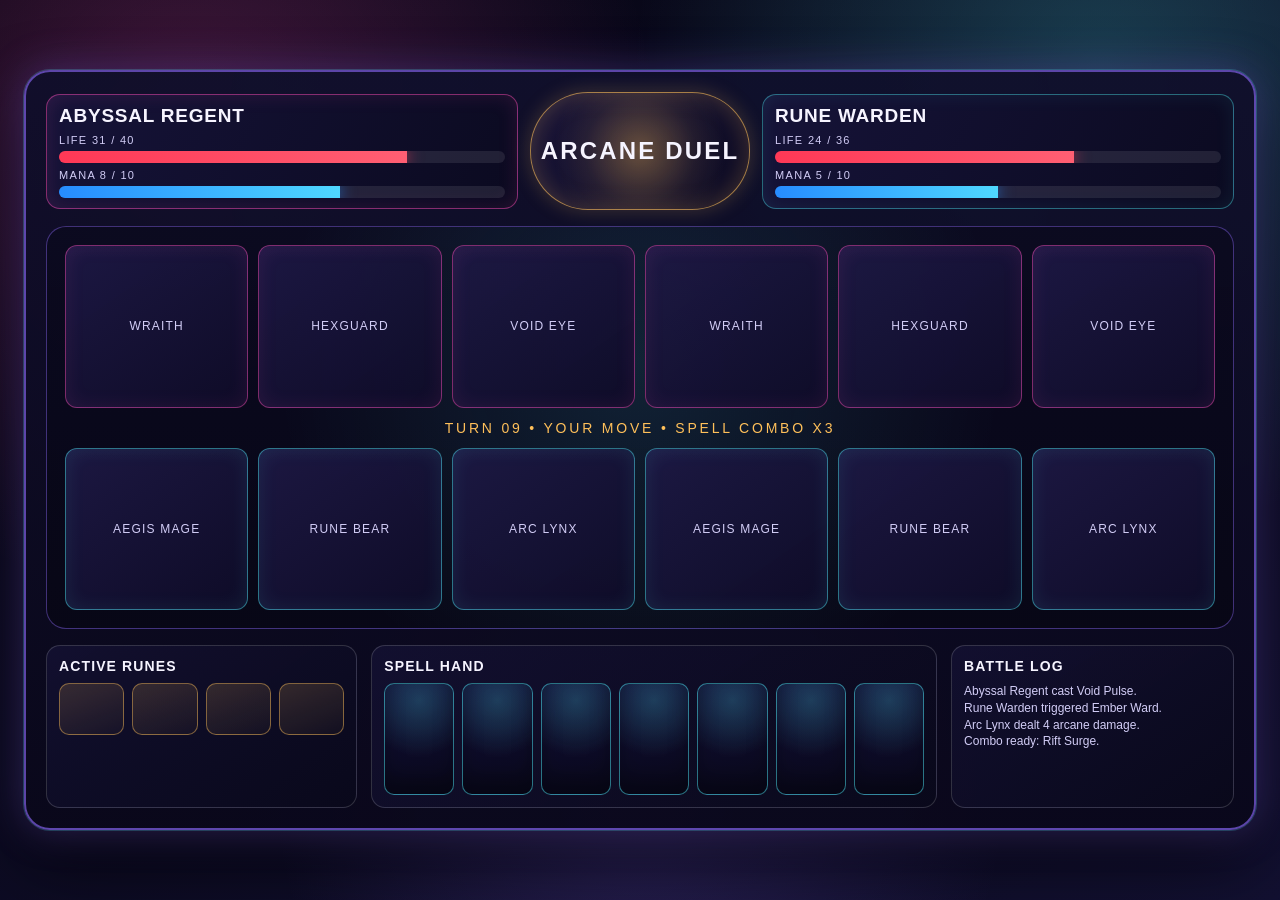
<file: static/figma_arcane_hud_capture.html>
<!doctype html>
<html lang="en">
  <head>
    <meta charset="UTF-8" />
    <meta name="viewport" content="width=device-width, initial-scale=1.0" />
    <title>Arcane Duel Battle HUD</title>
    <style>
      :root {
        --night-void: #060512;
        --night-veil: #121031;
        --astral-cyan: #50f7ff;
        --spell-violet: #8f6bff;
        --rune-pink: #ff4fb7;
        --ember-gold: #ffc05a;
        --mana-blue: #4fd8ff;
        --life-red: #ff5f73;
        --ink-100: #f6f4ff;
        --ink-70: #d2cdf6;
      }

      * {
        box-sizing: border-box;
      }

      body {
        margin: 0;
        min-height: 100vh;
        display: grid;
        place-items: center;
        background:
          radial-gradient(circle at 15% 15%, rgba(255, 79, 183, 0.24), transparent 35%),
          radial-gradient(circle at 86% 8%, rgba(80, 247, 255, 0.22), transparent 34%),
          radial-gradient(circle at 50% 88%, rgba(143, 107, 255, 0.2), transparent 36%),
          linear-gradient(150deg, var(--night-void), var(--night-veil));
        color: var(--ink-100);
        font-family: "Trebuchet MS", "Segoe UI", sans-serif;
      }

      .battle-frame {
        width: min(1240px, calc(100vw - 48px));
        min-height: min(760px, calc(100vh - 48px));
        border: 2px solid rgba(143, 107, 255, 0.62);
        border-radius: 26px;
        background:
          linear-gradient(180deg, rgba(16, 15, 43, 0.95), rgba(10, 8, 27, 0.95)),
          radial-gradient(circle at 50% 10%, rgba(80, 247, 255, 0.12), transparent 65%);
        box-shadow:
          0 0 0 1px rgba(80, 247, 255, 0.2),
          0 0 42px rgba(143, 107, 255, 0.3),
          0 30px 70px rgba(0, 0, 0, 0.65);
        padding: 20px;
        display: grid;
        grid-template-rows: auto 1fr auto;
        gap: 16px;
      }

      .topbar {
        display: grid;
        grid-template-columns: 1fr auto 1fr;
        align-items: center;
        gap: 12px;
      }

      .champion {
        border: 1px solid rgba(80, 247, 255, 0.4);
        border-radius: 14px;
        padding: 10px 12px;
        background: linear-gradient(120deg, rgba(23, 20, 58, 0.9), rgba(11, 10, 31, 0.9));
        box-shadow: inset 0 0 20px rgba(80, 247, 255, 0.08);
      }

      .champion.enemy {
        border-color: rgba(255, 79, 183, 0.5);
        box-shadow: inset 0 0 20px rgba(255, 79, 183, 0.12);
      }

      .champion h2 {
        margin: 0 0 7px;
        font-size: 19px;
        letter-spacing: 0.04em;
        text-transform: uppercase;
      }

      .resource {
        margin-top: 6px;
      }

      .resource label {
        display: block;
        font-size: 11px;
        text-transform: uppercase;
        letter-spacing: 0.12em;
        color: var(--ink-70);
        margin-bottom: 5px;
      }

      .bar {
        height: 12px;
        border-radius: 999px;
        background: rgba(255, 255, 255, 0.09);
        overflow: hidden;
      }

      .bar > span {
        display: block;
        height: 100%;
      }

      .health span {
        width: 78%;
        background: linear-gradient(90deg, #ff3856, var(--life-red));
        box-shadow: 0 0 16px rgba(255, 56, 86, 0.75);
      }

      .mana span {
        width: 63%;
        background: linear-gradient(90deg, #268cff, var(--mana-blue));
        box-shadow: 0 0 16px rgba(38, 140, 255, 0.75);
      }

      .center-sigil {
        justify-self: center;
        width: 220px;
        height: 118px;
        border-radius: 58px;
        border: 1px solid rgba(255, 192, 90, 0.62);
        background:
          radial-gradient(circle at 50% 50%, rgba(255, 192, 90, 0.36), rgba(255, 192, 90, 0.08) 45%, transparent 70%),
          linear-gradient(130deg, rgba(25, 21, 57, 0.94), rgba(13, 11, 34, 0.95));
        display: grid;
        place-items: center;
        text-align: center;
        box-shadow:
          inset 0 0 24px rgba(255, 192, 90, 0.23),
          0 0 20px rgba(255, 192, 90, 0.21);
      }

      .center-sigil h1 {
        margin: 0;
        font-size: 24px;
        line-height: 1.05;
        text-transform: uppercase;
        letter-spacing: 0.09em;
      }

      .arena {
        border-radius: 20px;
        border: 1px solid rgba(143, 107, 255, 0.42);
        background:
          radial-gradient(circle at 50% 34%, rgba(80, 247, 255, 0.11), transparent 56%),
          linear-gradient(180deg, rgba(11, 10, 31, 0.92), rgba(8, 7, 22, 0.96));
        padding: 18px;
        display: grid;
        grid-template-rows: 1fr auto 1fr;
        gap: 12px;
      }

      .lane {
        display: grid;
        grid-template-columns: repeat(6, 1fr);
        gap: 10px;
      }

      .unit {
        min-height: 95px;
        border: 1px solid rgba(255, 255, 255, 0.17);
        border-radius: 12px;
        background:
          linear-gradient(145deg, rgba(30, 25, 69, 0.93), rgba(15, 12, 40, 0.95)),
          linear-gradient(180deg, rgba(255, 255, 255, 0.03), transparent);
        display: grid;
        place-items: center;
        font-size: 12px;
        text-transform: uppercase;
        letter-spacing: 0.1em;
        color: var(--ink-70);
      }

      .unit.enemy {
        border-color: rgba(255, 79, 183, 0.46);
        box-shadow: inset 0 0 20px rgba(255, 79, 183, 0.09);
      }

      .unit.player {
        border-color: rgba(80, 247, 255, 0.44);
        box-shadow: inset 0 0 20px rgba(80, 247, 255, 0.09);
      }

      .turn-banner {
        text-align: center;
        margin: 0;
        font-size: 14px;
        letter-spacing: 0.2em;
        color: var(--ember-gold);
        text-transform: uppercase;
      }

      .bottom {
        display: grid;
        grid-template-columns: 1.1fr 2fr 1fr;
        gap: 14px;
      }

      .panel {
        border-radius: 14px;
        border: 1px solid rgba(255, 255, 255, 0.16);
        padding: 12px;
        background: linear-gradient(145deg, rgba(19, 17, 49, 0.9), rgba(10, 9, 27, 0.92));
      }

      .panel h3 {
        margin: 0 0 9px;
        font-size: 14px;
        text-transform: uppercase;
        letter-spacing: 0.08em;
      }

      .runes {
        display: grid;
        grid-template-columns: repeat(4, 1fr);
        gap: 8px;
      }

      .rune {
        height: 52px;
        border-radius: 10px;
        border: 1px solid rgba(255, 192, 90, 0.45);
        background: linear-gradient(160deg, rgba(255, 192, 90, 0.16), rgba(255, 192, 90, 0.03));
      }

      .hand {
        display: grid;
        grid-template-columns: repeat(7, minmax(0, 1fr));
        gap: 8px;
      }

      .card {
        min-height: 112px;
        border-radius: 10px;
        border: 1px solid rgba(80, 247, 255, 0.45);
        background:
          radial-gradient(circle at 50% 15%, rgba(80, 247, 255, 0.2), transparent 56%),
          linear-gradient(170deg, rgba(20, 18, 58, 0.95), rgba(9, 8, 26, 0.95));
        box-shadow: inset 0 -16px 20px rgba(0, 0, 0, 0.28);
      }

      .log-entry {
        margin: 0;
        font-size: 12px;
        line-height: 1.4;
        color: var(--ink-70);
      }

      @media (max-width: 980px) {
        .battle-frame {
          width: calc(100vw - 26px);
          min-height: auto;
        }

        .topbar,
        .bottom {
          grid-template-columns: 1fr;
        }

        .lane {
          grid-template-columns: repeat(3, 1fr);
        }

        .hand {
          grid-template-columns: repeat(4, minmax(0, 1fr));
        }
      }
    </style>
    <script src="https://mcp.figma.com/mcp/html-to-design/capture.js" async></script>
  </head>
  <body>
    <div class="battle-frame">
      <header class="topbar">
        <section class="champion enemy">
          <h2>Abyssal Regent</h2>
          <div class="resource health">
            <label>Life 31 / 40</label>
            <div class="bar"><span></span></div>
          </div>
          <div class="resource mana">
            <label>Mana 8 / 10</label>
            <div class="bar"><span></span></div>
          </div>
        </section>

        <div class="center-sigil">
          <h1>Arcane Duel</h1>
        </div>

        <section class="champion">
          <h2>Rune Warden</h2>
          <div class="resource health">
            <label>Life 24 / 36</label>
            <div class="bar"><span style="width: 67%"></span></div>
          </div>
          <div class="resource mana">
            <label>Mana 5 / 10</label>
            <div class="bar"><span style="width: 50%"></span></div>
          </div>
        </section>
      </header>

      <main class="arena">
        <div class="lane">
          <article class="unit enemy">Wraith</article>
          <article class="unit enemy">Hexguard</article>
          <article class="unit enemy">Void Eye</article>
          <article class="unit enemy">Wraith</article>
          <article class="unit enemy">Hexguard</article>
          <article class="unit enemy">Void Eye</article>
        </div>

        <p class="turn-banner">Turn 09 • Your Move • Spell Combo x3</p>

        <div class="lane">
          <article class="unit player">Aegis Mage</article>
          <article class="unit player">Rune Bear</article>
          <article class="unit player">Arc Lynx</article>
          <article class="unit player">Aegis Mage</article>
          <article class="unit player">Rune Bear</article>
          <article class="unit player">Arc Lynx</article>
        </div>
      </main>

      <footer class="bottom">
        <section class="panel">
          <h3>Active Runes</h3>
          <div class="runes">
            <div class="rune"></div>
            <div class="rune"></div>
            <div class="rune"></div>
            <div class="rune"></div>
          </div>
        </section>

        <section class="panel">
          <h3>Spell Hand</h3>
          <div class="hand">
            <div class="card"></div>
            <div class="card"></div>
            <div class="card"></div>
            <div class="card"></div>
            <div class="card"></div>
            <div class="card"></div>
            <div class="card"></div>
          </div>
        </section>

        <section class="panel">
          <h3>Battle Log</h3>
          <p class="log-entry">Abyssal Regent cast Void Pulse.</p>
          <p class="log-entry">Rune Warden triggered Ember Ward.</p>
          <p class="log-entry">Arc Lynx dealt 4 arcane damage.</p>
          <p class="log-entry">Combo ready: Rift Surge.</p>
        </section>
      </footer>
    </div>
  </body>
</html>
</file>
